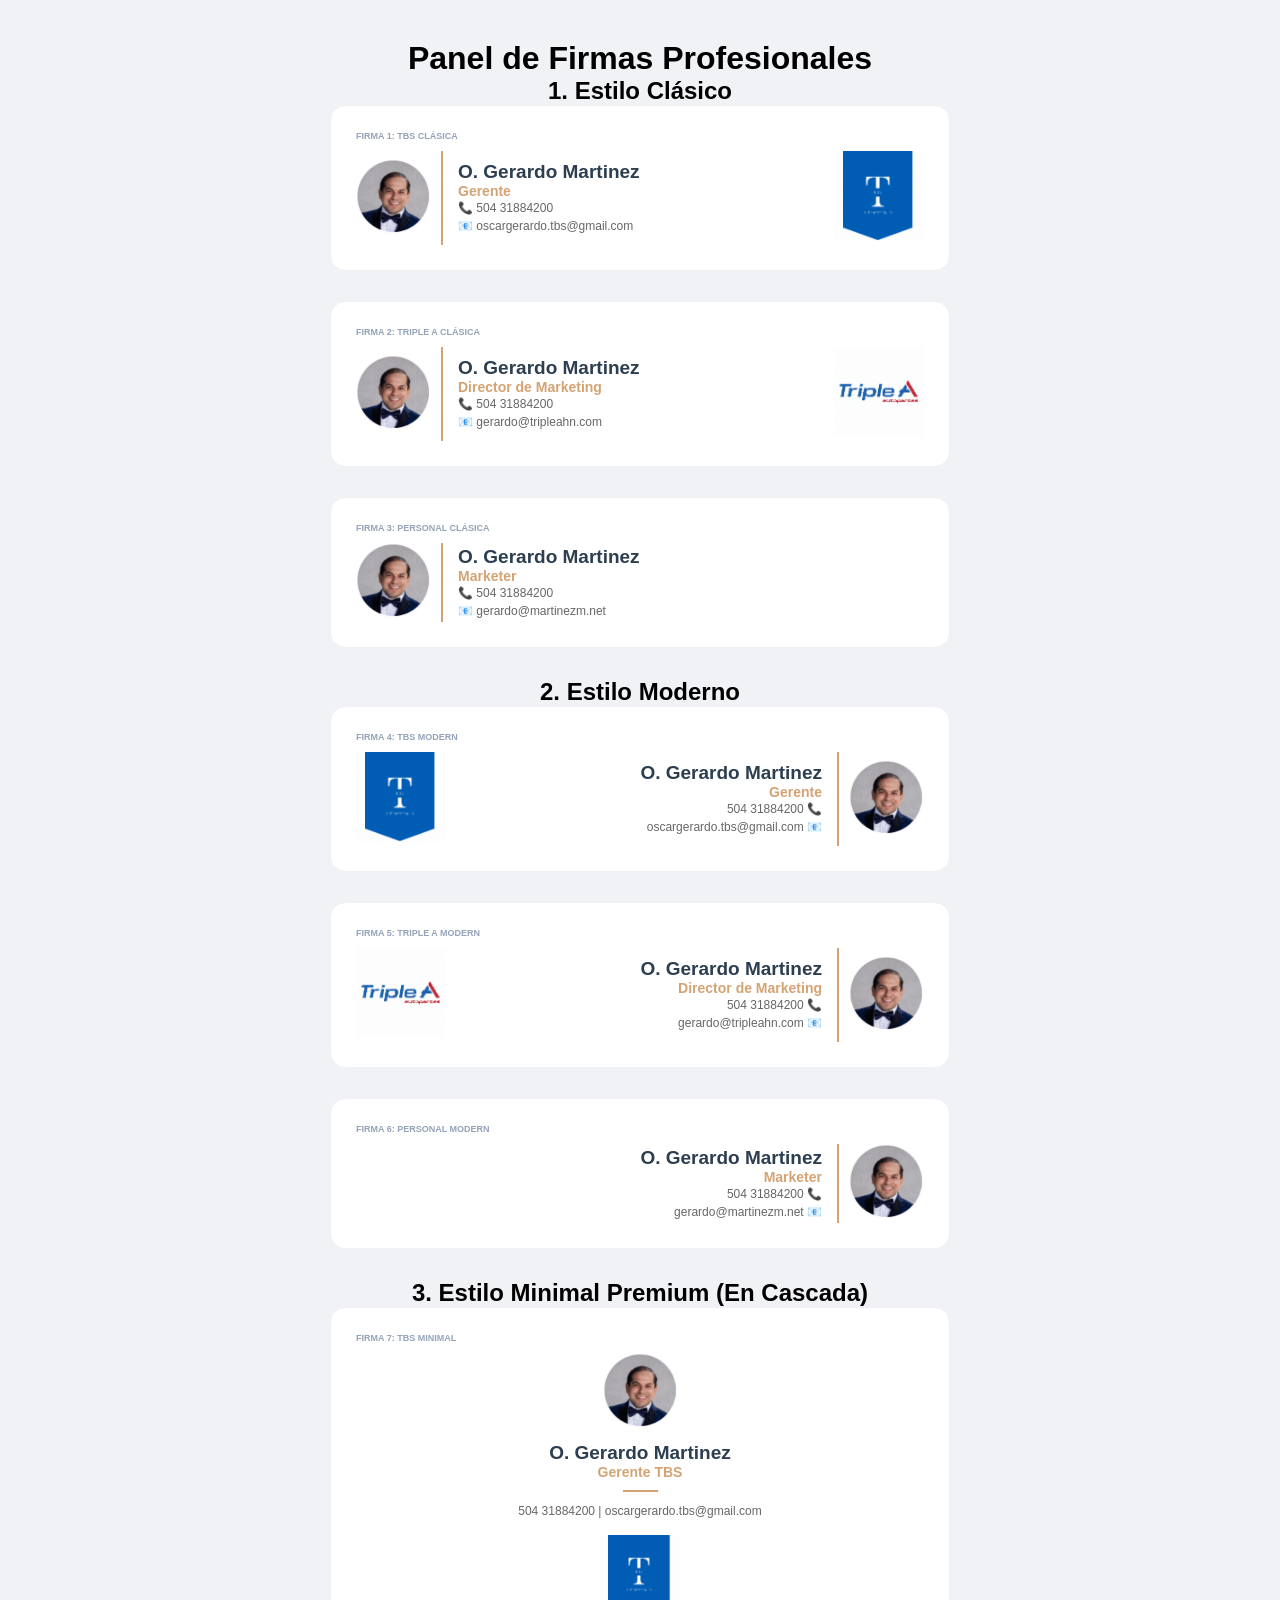
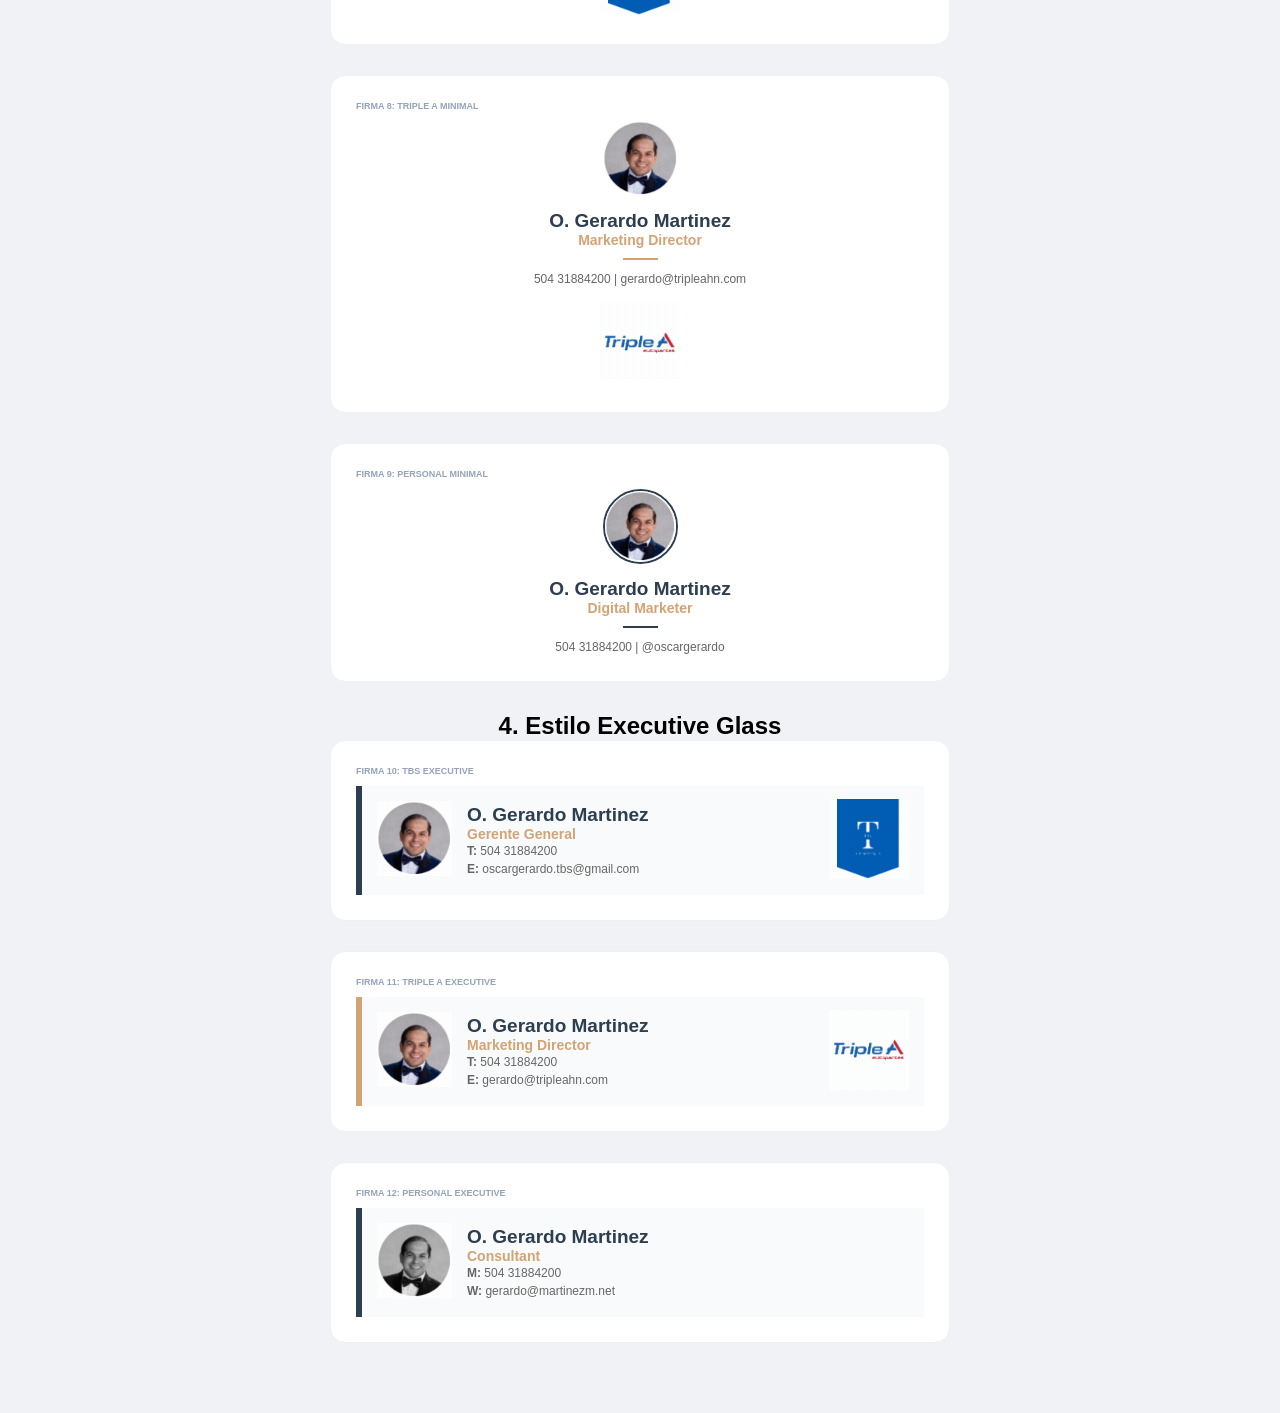
<file: index.html>
<!DOCTYPE html>
<html lang="es">
<head>
    <meta charset="UTF-8">
    <title>Panel de Firmas - Gerardo Martinez</title>
    <link rel="stylesheet" href="styles/base.css">
</head>
<body>

    <h1>Panel de Firmas Profesionales</h1>

    <h2>1. Estilo Clásico</h2>
    
    <div class="firma-card">
        <span class="label">Firma 1: TBS Clásica</span>
        <table cellpadding="0" cellspacing="0" border="0" width="100%">
            <tr>
                <td width="85" valign="middle"><img src="images/profileg.gif" width="75" height="75" class="img-perfil"></td>
                <td style="padding: 0 15px; border-left: 2px solid #d4a373;">
                    <div class="nombre">O. Gerardo Martinez</div>
                    <div class="cargo">Gerente</div>
                    <div class="datos">📞 504 31884200<br>📧 oscargerardo.tbs@gmail.com</div>
                </td>
                <td width="100" align="right"><img src="images/tbslogo.gif" width="90"></td>
            </tr>
        </table>
    </div>

    <div class="firma-card">
        <span class="label">Firma 2: Triple A Clásica</span>
        <table cellpadding="0" cellspacing="0" border="0" width="100%">
            <tr>
                <td width="85" valign="middle"><img src="images/profileg.gif" width="75" height="75" class="img-perfil"></td>
                <td style="padding: 0 15px; border-left: 2px solid #d4a373;">
                    <div class="nombre">O. Gerardo Martinez</div>
                    <div class="cargo">Director de Marketing</div>
                    <div class="datos">📞 504 31884200<br>📧 gerardo@tripleahn.com</div>
                </td>
                <td width="100" align="right"><img src="images/triplealogo.gif" width="90"></td>
            </tr>
        </table>
    </div>

    <div class="firma-card">
        <span class="label">Firma 3: Personal Clásica</span>
        <table cellpadding="0" cellspacing="0" border="0" width="100%">
            <tr>
                <td width="85" valign="middle"><img src="images/profileg.gif" width="75" height="75" class="img-perfil"></td>
                <td style="padding: 0 15px; border-left: 2px solid #d4a373;">
                    <div class="nombre">O. Gerardo Martinez</div>
                    <div class="cargo">Marketer</div>
                    <div class="datos">📞 504 31884200<br>📧 gerardo@martinezm.net</div>
                </td>
                <td width="100"></td>
            </tr>
        </table>
    </div>

    <h2>2. Estilo Moderno</h2>

    <div class="firma-card">
        <span class="label">Firma 4: TBS Modern</span>
        <table cellpadding="0" cellspacing="0" border="0" width="100%">
            <tr>
                <td width="100" align="left"><img src="images/tbslogo.gif" width="90"></td>
                <td align="right" style="padding: 0 15px; border-right: 2px solid #d4a373;">
                    <div class="nombre">O. Gerardo Martinez</div>
                    <div class="cargo">Gerente</div>
                    <div class="datos">504 31884200 📞<br>oscargerardo.tbs@gmail.com 📧</div>
                </td>
                <td width="85" align="right"><img src="images/profileg.gif" width="75" height="75" class="img-perfil"></td>
            </tr>
        </table>
    </div>

    <div class="firma-card">
        <span class="label">Firma 5: Triple A Modern</span>
        <table cellpadding="0" cellspacing="0" border="0" width="100%">
            <tr>
                <td width="100" align="left"><img src="images/triplealogo.gif" width="90"></td>
                <td align="right" style="padding: 0 15px; border-right: 2px solid #d4a373;">
                    <div class="nombre">O. Gerardo Martinez</div>
                    <div class="cargo">Director de Marketing</div>
                    <div class="datos">504 31884200 📞<br>gerardo@tripleahn.com 📧</div>
                </td>
                <td width="85" align="right"><img src="images/profileg.gif" width="75" height="75" class="img-perfil"></td>
            </tr>
        </table>
    </div>

    <div class="firma-card">
        <span class="label">Firma 6: Personal Modern</span>
        <table cellpadding="0" cellspacing="0" border="0" width="100%">
            <tr>
                <td width="100"></td>
                <td align="right" style="padding: 0 15px; border-right: 2px solid #d4a373;">
                    <div class="nombre">O. Gerardo Martinez</div>
                    <div class="cargo">Marketer</div>
                    <div class="datos">504 31884200 📞<br>gerardo@martinezm.net 📧</div>
                </td>
                <td width="85" align="right"><img src="images/profileg.gif" width="75" height="75" class="img-perfil"></td>
            </tr>
        </table>
    </div>

    <h2>3. Estilo Minimal Premium (En Cascada)</h2>

    <div class="firma-card card-minimal">
        <span class="label">Firma 7: TBS Minimal</span>
        <table cellpadding="0" cellspacing="0" border="0" width="100%">
            <tr>
                <td align="center">
                    <img src="images/profileg.gif" width="75" height="75" class="img-perfil">
                    <div class="nombre" style="margin-top:10px;">O. Gerardo Martinez</div>
                    <div class="cargo">Gerente TBS</div>
                    <div style="width: 35px; height: 2px; background: #d4a373; margin: 10px auto;"></div>
                    <div class="datos">504 31884200 | oscargerardo.tbs@gmail.com</div>
                </td>
            </tr>
            <tr>
                <td align="center" style="padding-top: 15px;">
                    <img src="images/tbslogo.gif" width="80" class="logo-animado">
                </td>
            </tr>
        </table>
    </div>

    <div class="firma-card card-minimal">
        <span class="label">Firma 8: Triple A Minimal</span>
        <table cellpadding="0" cellspacing="0" border="0" width="100%">
            <tr>
                <td align="center">
                    <img src="images/profileg.gif" width="75" height="75" class="img-perfil">
                    <div class="nombre" style="margin-top:10px;">O. Gerardo Martinez</div>
                    <div class="cargo">Marketing Director</div>
                    <div style="width: 35px; height: 2px; background: #d4a373; margin: 10px auto;"></div>
                    <div class="datos">504 31884200 | gerardo@tripleahn.com</div>
                </td>
            </tr>
            <tr>
                <td align="center" style="padding-top: 15px;">
                    <img src="images/triplealogo.gif" width="80" class="logo-animado">
                </td>
            </tr>
        </table>
    </div>

    <div class="firma-card card-minimal">
        <span class="label">Firma 9: Personal Minimal</span>
        <table cellpadding="0" cellspacing="0" border="0" width="100%">
            <tr>
                <td align="center">
                    <img src="images/profileg.gif" width="75" height="75" class="img-perfil" style="border: 2px solid #2c3e50;">
                    <div class="nombre" style="margin-top:10px;">O. Gerardo Martinez</div>
                    <div class="cargo">Digital Marketer</div>
                    <div style="width: 35px; height: 2px; background: #2c3e50; margin: 10px auto;"></div>
                    <div class="datos">504 31884200 | @oscargerardo</div>
                </td>
            </tr>
        </table>
    </div>

    <h2>4. Estilo Executive Glass</h2>

    <div class="firma-card">
        <span class="label">Firma 10: TBS Executive</span>
        <table cellpadding="0" cellspacing="0" border="0" width="100%" style="border-left: 6px solid #2c3e50; background: #f9fafb;">
            <tr>
                <td width="90" style="padding: 15px;"><img src="images/profileg.gif" width="75" height="75" class="img-perfil-sq"></td>
                <td style="padding: 15px 0;">
                    <div class="nombre">O. Gerardo Martinez</div>
                    <div class="cargo">Gerente General</div>
                    <div class="datos"><b>T:</b> 504 31884200<br><b>E:</b> oscargerardo.tbs@gmail.com</div>
                </td>
                <td width="100" align="right" style="padding-right: 15px;"><img src="images/tbslogo.gif" width="80"></td>
            </tr>
        </table>
    </div>

    <div class="firma-card">
        <span class="label">Firma 11: Triple A Executive</span>
        <table cellpadding="0" cellspacing="0" border="0" width="100%" style="border-left: 6px solid #d4a373; background: #f9fafb;">
            <tr>
                <td width="90" style="padding: 15px;"><img src="images/profileg.gif" width="75" height="75" class="img-perfil-sq"></td>
                <td style="padding: 15px 0;">
                    <div class="nombre">O. Gerardo Martinez</div>
                    <div class="cargo">Marketing Director</div>
                    <div class="datos"><b>T:</b> 504 31884200<br><b>E:</b> gerardo@tripleahn.com</div>
                </td>
                <td width="100" align="right" style="padding-right: 15px;"><img src="images/triplealogo.gif" width="80"></td>
            </tr>
        </table>
    </div>

    <div class="firma-card">
        <span class="label">Firma 12: Personal Executive</span>
        <table cellpadding="0" cellspacing="0" border="0" width="100%" style="border-left: 6px solid #2c3e50; background: #f9fafb;">
            <tr>
                <td width="90" style="padding: 15px;"><img src="images/profileg.gif" width="75" height="75" class="img-perfil-sq" style="filter: grayscale(100%);"></td>
                <td style="padding: 15px 0;">
                    <div class="nombre">O. Gerardo Martinez</div>
                    <div class="cargo">Consultant</div>
                    <div class="datos"><b>M:</b> 504 31884200<br><b>W:</b> gerardo@martinezm.net</div>
                </td>
                <td width="100"></td>
            </tr>
        </table>
    </div>

</body>
</html>
</file>
<file: styles/base.css>
* { box-sizing: border-box; margin: 0; padding: 0; }

body {
    font-family: 'Segoe UI', Arial, sans-serif;
    background-color: #f0f2f5;
    padding: 40px 20px;
    display: flex;
    flex-direction: column;
    align-items: center;
}

.firma-card {
    background: white;
    padding: 25px;
    margin-bottom: 30px;
    border-radius: 15px;
    border: 1px solid #eef0f2;
    width: 100%;
    max-width: 620px;
    transition: all 0.4s ease;
    cursor: pointer;
}

.firma-card:hover {
    transform: translateY(-5px);
    box-shadow: 0 15px 35px rgba(212, 163, 115, 0.2);
}

.firma-tabla { width: 100%; max-width: 500px; margin: 0 auto; border-collapse: collapse; }
.nombre { font-size: 19px; font-weight: bold; color: #2c3e50; }
.cargo { font-size: 14px; color: #d4a373; font-weight: 600; }
.datos { font-size: 12px; color: #666; line-height: 1.5; }
.img-perfil { width: 75px; height: 75px; border-radius: 50%; }
.img-logo-mail { max-width: 90px; height: auto; margin-top: 10px; }
.label { font-size: 9px; color: #94a3b8; font-weight: 800; text-transform: uppercase; margin-bottom: 10px; display: block; }
</file>
